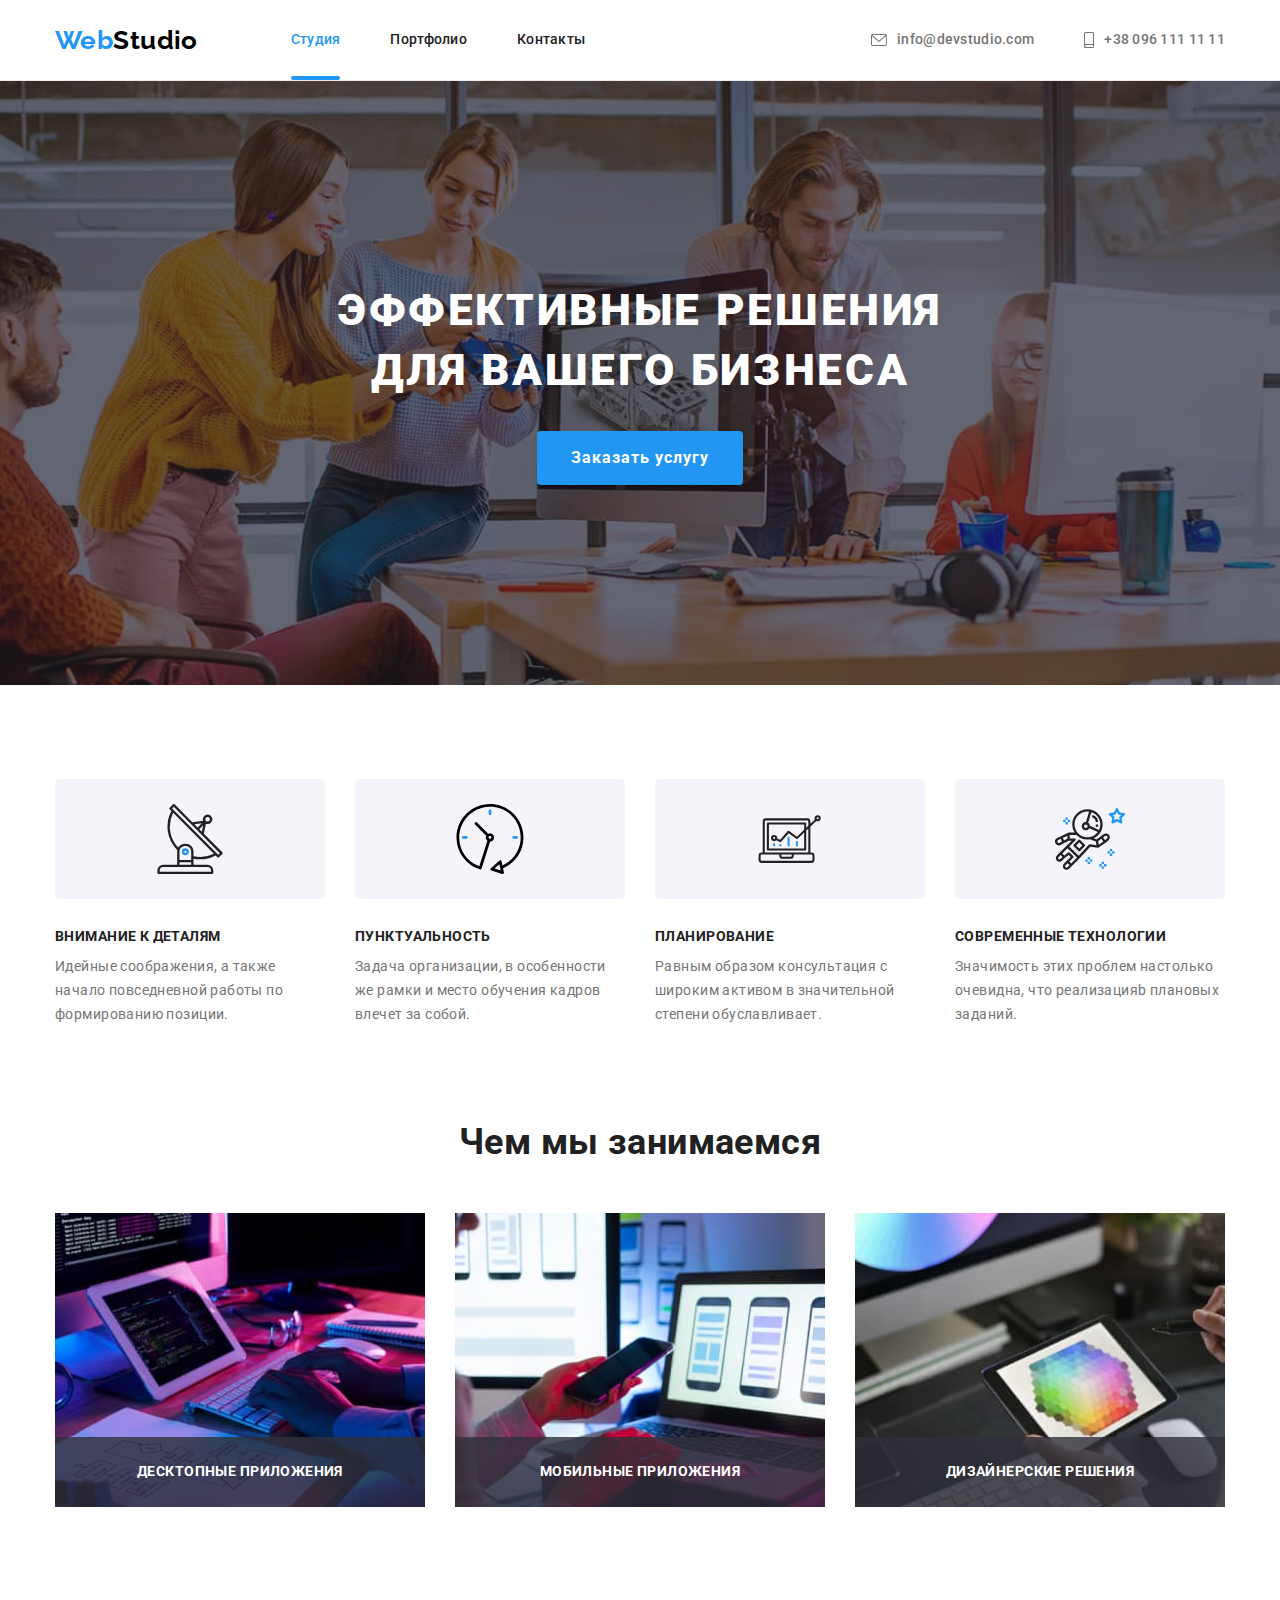
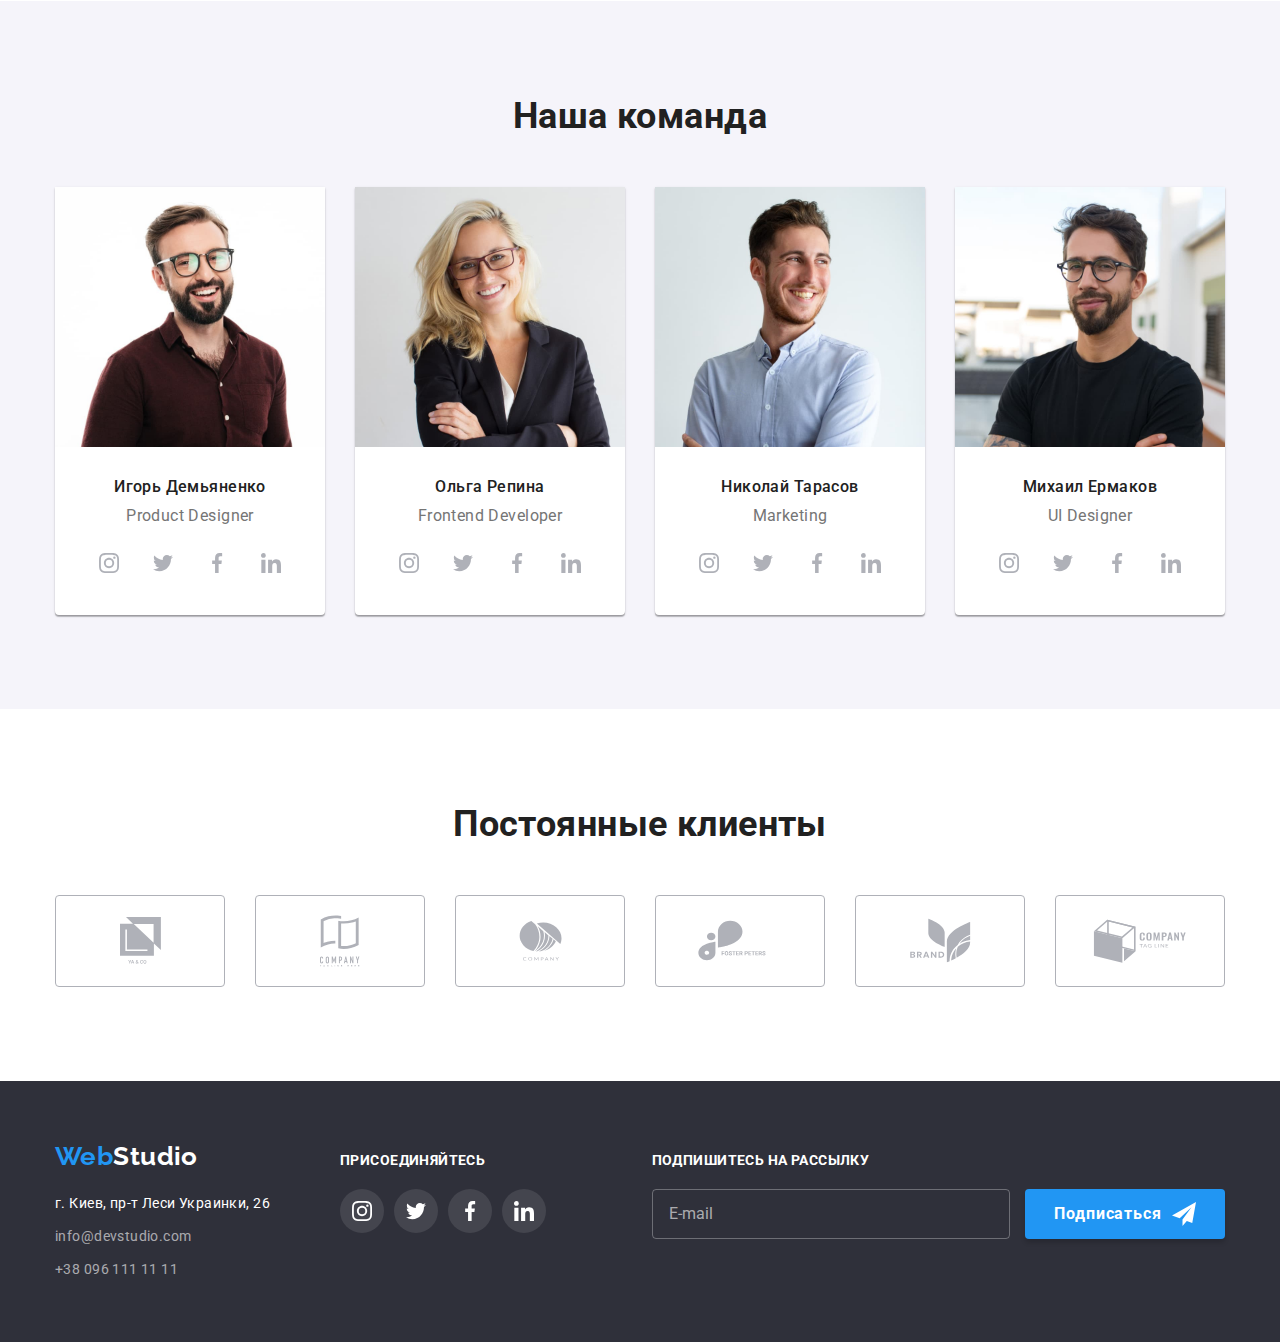
<file: index.html>
<!DOCTYPE html>
<html lang="ru">
  <head>
    <meta charset="UTF-8" />
    <meta http-equiv="X-UA-Compatible" content="IE=edge" />
    <meta name="viewport" content="width=device-width, initial-scale=1.0" />
    <title>WebStudio</title>
    <link rel="preconnect" href="https://fonts.googleapis.com" />
    <link rel="preconnect" href="https://fonts.gstatic.com" crossorigin />
    <link
      rel="stylesheet"
      href="https://cdnjs.cloudflare.com/ajax/libs/modern-normalize/1.1.0/modern-normalize.min.css"
    />
    <link rel="stylesheet" href="./css/main.css" />
  </head>
  <body>
    <header class="header">
      <div class="container header__container">
        <nav class="header__nav">
          <a href="index.html" class="logo link">
            Web<span class="logo__accent">Studio</span></a
          >
          <ul class="menu-list list">
            <li class="menu-list__item">
              <a href="" class="menu-list__link link menu-list__link--current"
                >Студия</a
              >
            </li>
            <li class="menu-list__item">
              <a href="portfolio.html" class="menu-list__link link"
                >Портфолио</a
              >
            </li>
            <li class="menu-list__item">
              <a href="" class="menu-list__link link">Контакты</a>
            </li>
          </ul>
        </nav>
        <ul class="contacts-list list">
          <li class="contacts-list__item">
            <a
              href="mailto:info@devstudio.com"
              class="contacts-list__link link"
            >
              <svg class="contacts-list__icon" width="16" height="12">
                <use href="./images/symbol-defs.svg#icon-envelope"></use>
              </svg>
              info@devstudio.com</a
            >
          </li>
          <li class="contacts-list__item">
            <a href="tel:+380961111111" class="contacts-list__link link"
              ><svg class="contacts-list__icon" width="10" height="16">
                <use href="./images/symbol-defs.svg#icon-smartphone"></use></svg
              >+38 096 111 11 11</a
            >
          </li>
        </ul>
      </div>
    </header>
    <main>
      <section class="hero">
        <div class="container">
          <h1 class="hero__title">Эффективные решения для вашего бизнеса</h1>
          <button type="button" class="button hero__button" data-modal-open>
            Заказать услугу
          </button>
        </div>
      </section>
      <section class="section">
        <div class="container">
          <h2 class="visually-hidden">Наши особенности</h2>
          <ul class="features-list list">
            <li class="features-list__item">
              <div class="features-list__thumb">
                <svg width="70" height="70">
                  <use href="./images/symbol-defs.svg#icon-antenna"></use>
                </svg>
              </div>
              <h3 class="features-list__title">Внимание к деталям</h3>
              <p class="features-list__text">
                Идейные соображения, а также начало повседневной работы по
                формированию позиции.
              </p>
            </li>
            <li class="features-list__item">
              <div class="features-list__thumb">
                <svg width="70" height="70">
                  <use href="./images/symbol-defs.svg#icon-clock"></use>
                </svg>
              </div>
              <h3 class="features-list__title">Пунктуальность</h3>
              <p class="features-list__text">
                Задача организации, в особенности же рамки и место обучения
                кадров влечет за собой.
              </p>
            </li>
            <li class="features-list__item">
              <div class="features-list__thumb">
                <svg width="70" height="70">
                  <use href="./images/symbol-defs.svg#icon-diagram"></use>
                </svg>
              </div>
              <h3 class="features-list__title">Планирование</h3>
              <p class="features-list__text">
                Равным образом консультация с широким активом в значительной
                степени обуславливает.
              </p>
            </li>
            <li class="features-list__item">
              <div class="features-list__thumb">
                <svg width="70" height="70">
                  <use href="./images/symbol-defs.svg#icon-astronaut"></use>
                </svg>
              </div>
              <h3 class="features-list__title">Современные технологии</h3>
              <p class="features-list__text">
                Значимость этих проблем настолько очевидна, что реализацияb
                плановых заданий.
              </p>
            </li>
          </ul>
        </div>
      </section>
      <section class="section activity">
        <div class="container">
          <h2 class="secondary-title">Чем мы занимаемся</h2>
          <ul class="activity__list list">
            <li class="activity__item">
              <img
                src="./images/box1.jpg"
                alt="programming"
                width="370"
                class="item-img"
              />
              <h3 class="activity__title">Десктопные приложения</h3>
            </li>
            <li class="activity__item">
              <img
                src="./images/box2.jpg"
                alt="marketing"
                width="370"
                class="item-img"
              />
              <h3 class="activity__title">Мобильные приложения</h3>
            </li>
            <li class="activity__item">
              <img
                src="./images/box3.jpg"
                alt="web-design"
                width="370"
                class="item-img"
              />
              <h3 class="activity__title">Дизайнерские решения</h3>
            </li>
          </ul>
        </div>
      </section>
      <section class="section team-section">
        <div class="container">
          <h2 class="secondary-title">Наша команда</h2>
          <ul class="team list">
            <li class="team__item">
              <img
                src="./images/team-1.jpg"
                alt="team member"
                width="270"
                class="item-img"
              />
              <div class="team__thumb">
                <h3 class="team__title">Игорь Демьяненко</h3>
                <p lang="en" class="team__text">Product Designer</p>
                <ul class="list social-list">
                  <li class="social-list__item">
                    <a href="" class="social-list__link"
                      ><svg width="20" height="20">
                        <use
                          href="./images/symbol-defs.svg#icon-instagram"
                        ></use>
                      </svg>
                    </a>
                  </li>
                  <li class="social-list__item">
                    <a href="" class="social-list__link"
                      ><svg width="20" height="20">
                        <use href="./images/symbol-defs.svg#icon-twitter"></use>
                      </svg>
                    </a>
                  </li>
                  <li class="social-list__item">
                    <a href="" class="social-list__link"
                      ><svg width="20" height="20">
                        <use
                          href="./images/symbol-defs.svg#icon-facebook"
                        ></use>
                      </svg>
                    </a>
                  </li>
                  <li class="social-list__item">
                    <a href="" class="social-list__link"
                      ><svg width="20" height="20">
                        <use
                          href="./images/symbol-defs.svg#icon-linkedin"
                        ></use>
                      </svg>
                    </a>
                  </li>
                </ul>
              </div>
            </li>
            <li class="team__item">
              <img
                src="./images/team-2.jpg"
                alt="team member"
                width="270"
                class="item-img"
              />
              <div class="team__thumb">
                <h3 class="team__title">Ольга Репина</h3>
                <p lang="en" class="team__text">Frontend Developer</p>
                <ul class="list social-list">
                  <li class="social-list__item">
                    <a href="" class="social-list__link"
                      ><svg width="20" height="20">
                        <use
                          href="./images/symbol-defs.svg#icon-instagram"
                        ></use>
                      </svg>
                    </a>
                  </li>
                  <li class="social-list__item">
                    <a href="" class="social-list__link"
                      ><svg width="20" height="20">
                        <use href="./images/symbol-defs.svg#icon-twitter"></use>
                      </svg>
                    </a>
                  </li>
                  <li class="social-list__item">
                    <a href="" class="social-list__link"
                      ><svg width="20" height="20">
                        <use
                          href="./images/symbol-defs.svg#icon-facebook"
                        ></use>
                      </svg>
                    </a>
                  </li>
                  <li class="social-list__item">
                    <a href="" class="social-list__link"
                      ><svg width="20" height="20">
                        <use
                          href="./images/symbol-defs.svg#icon-linkedin"
                        ></use>
                      </svg>
                    </a>
                  </li>
                </ul>
              </div>
            </li>
            <li class="team__item">
              <img
                src="./images/team-3.jpg"
                alt="team member"
                width="270"
                class="item-img"
              />
              <div class="team__thumb">
                <h3 class="team__title">Николай Тарасов</h3>
                <p lang="en" class="team__text">Marketing</p>
                <ul class="list social-list">
                  <li class="social-list__item">
                    <a href="" class="social-list__link"
                      ><svg width="20" height="20">
                        <use
                          href="./images/symbol-defs.svg#icon-instagram"
                        ></use>
                      </svg>
                    </a>
                  </li>
                  <li class="social-list__item">
                    <a href="" class="social-list__link"
                      ><svg width="20" height="20">
                        <use href="./images/symbol-defs.svg#icon-twitter"></use>
                      </svg>
                    </a>
                  </li>
                  <li class="social-list__item">
                    <a href="" class="social-list__link"
                      ><svg width="20" height="20">
                        <use
                          href="./images/symbol-defs.svg#icon-facebook"
                        ></use>
                      </svg>
                    </a>
                  </li>
                  <li class="social-list__item">
                    <a href="" class="social-list__link"
                      ><svg width="20" height="20">
                        <use
                          href="./images/symbol-defs.svg#icon-linkedin"
                        ></use>
                      </svg>
                    </a>
                  </li>
                </ul>
              </div>
            </li>
            <li class="team__item">
              <img
                src="./images/team-4.jpg"
                alt="team member"
                width="270"
                class="item-img"
              />
              <div class="team__thumb">
                <h3 class="team__title">Михаил Ермаков</h3>
                <p lang="en" class="team__text">UI Designer</p>
                <ul class="list social-list">
                  <li class="social-list__item">
                    <a href="" class="social-list__link"
                      ><svg width="20" height="20">
                        <use
                          href="./images/symbol-defs.svg#icon-instagram"
                        ></use>
                      </svg>
                    </a>
                  </li>
                  <li class="social-list__item">
                    <a href="" class="social-list__link"
                      ><svg width="20" height="20">
                        <use href="./images/symbol-defs.svg#icon-twitter"></use>
                      </svg>
                    </a>
                  </li>
                  <li class="social-list__item">
                    <a href="" class="social-list__link"
                      ><svg width="20" height="20">
                        <use
                          href="./images/symbol-defs.svg#icon-facebook"
                        ></use>
                      </svg>
                    </a>
                  </li>
                  <li class="social-list__item">
                    <a href="" class="social-list__link"
                      ><svg width="20" height="20">
                        <use
                          href="./images/symbol-defs.svg#icon-linkedin"
                        ></use>
                      </svg>
                    </a>
                  </li>
                </ul>
              </div>
            </li>
          </ul>
        </div>
      </section>
      <section class="section clients">
        <div class="container">
          <h2 class="clients__title">Постоянные клиенты</h2>
          <ul class="clients__list list">
            <li class="clients__item">
              <a href="" class="clients__link">
                <svg class="clients__icon" width="41" height="47">
                  <use href="./images/symbol-defs.svg#icon-client1"></use>
                </svg>
              </a>
            </li>
            <li class="clients__item">
              <a href="" class="clients__link">
                <svg class="clients__icon" width="40" height="52">
                  <use href="./images/symbol-defs.svg#icon-client2"></use>
                </svg>
              </a>
            </li>
            <li class="clients__item">
              <a href="" class="clients__link">
                <svg class="clients__icon" width="43" height="41">
                  <use href="./images/symbol-defs.svg#icon-client3"></use>
                </svg>
              </a>
            </li>
            <li class="clients__item">
              <a href="" class="clients__link">
                <svg class="clients__icon" width="84" height="41">
                  <use href="./images/symbol-defs.svg#icon-client4"></use>
                </svg>
              </a>
            </li>
            <li class="clients__item">
              <a href="" class="clients__link">
                <svg class="clients__icon" width="63" height="45">
                  <use href="./images/symbol-defs.svg#icon-client5"></use>
                </svg>
              </a>
            </li>
            <li class="clients__item">
              <a href="" class="clients__link">
                <svg class="clients__icon" width="94" height="44">
                  <use href="./images/symbol-defs.svg#icon-client6"></use>
                </svg>
              </a>
            </li>
          </ul>
        </div>
      </section>
    </main>
    <footer class="footer">
      <div class="container footer__container">
        <div>
          <a href="index.html" class="logo link footer__logo"
            >Web<span class="logo__accent--invers">Studio</span></a
          >
          <address class="adress">
            <ul class="adress_list list">
              <li class="adress_item">
                <a
                  href="https://goo.gl/maps/CG9ktaRzHKhPyj1j6"
                  target="blank"
                  rel="noopener noindex nofollow"
                  class="address_link link"
                  >г. Киев, пр-т Леси Украинки, 26</a
                >
              </li>
              <li class="adress_item">
                <a
                  href="mailto:info@devstudio.com"
                  class="adress_contacts-link link"
                  >info@devstudio.com</a
                >
              </li>
              <li class="adress_item">
                <a href="tel:+380961111111" class="adress_contacts-link link"
                  >+38 096 111 11 11</a
                >
              </li>
            </ul>
          </address>
        </div>
        <div class="footer__soc">
          <p class="footer__text">Присоединяйтесь</p>
          <ul class="list social-list">
            <li class="social-list__item">
              <a href="" class="social-list__link social-list__link--bright"
                ><svg width="20" height="20">
                  <use href="./images/symbol-defs.svg#icon-instagram"></use>
                </svg>
              </a>
            </li>
            <li class="social-list__item">
              <a href="" class="social-list__link social-list__link--bright"
                ><svg width="20" height="20">
                  <use href="./images/symbol-defs.svg#icon-twitter"></use>
                </svg>
              </a>
            </li>
            <li class="social-list__item">
              <a href="" class="social-list__link social-list__link--bright"
                ><svg width="20" height="20">
                  <use href="./images/symbol-defs.svg#icon-facebook"></use>
                </svg>
              </a>
            </li>
            <li class="social-list__item">
              <a href="" class="social-list__link social-list__link--bright"
                ><svg width="20" height="20">
                  <use href="./images/symbol-defs.svg#icon-linkedin"></use>
                </svg>
              </a>
            </li>
          </ul>
        </div>
        <div class="footer__subscribe">
          <form class="subscribe-form">
            <p class="footer__text subscribe-form__text">
              Подпишитесь на рассылку
            </p>
            <input
              type="email"
              name="email"
              placeholder="E-mail"
              class="subscribe-form__input"
            />
            <button type="submit" class="subscribe-form__button button">
              Подписаться<svg width="24" height="24" class="icon-send">
                <use href="./images/symbol-defs.svg#icon-send"></use>
              </svg>
            </button>
          </form>
        </div>
      </div>
    </footer>
    <div class="backdrop is-hidden" data-modal>
      <div class="modal is-hidden">
        <button type="button" class="btn-close" data-modal-close>
          <svg class="icon-close" width="18" height="18">
            <use href="./images/symbol-defs.svg#icon-close-black"></use>
          </svg>
        </button>
        <p class="modal-title">Оставьте свои данные, мы вам перезвоним</p>
        <form>
          <div class="modal-field">
            <label for="name" class="input-label">Имя</label>
            <div class="input-icon">
              <input
                id="name"
                type="text"
                name="name"
                class="modal-input"
                required
              />
              <svg class="form-icon" width="18" height="18">
                <use href="./images/symbol-defs.svg#icon-name"></use>
              </svg>
            </div>
          </div>
          <div class="modal-field">
            <label for="tel" class="input-label">Телефон</label>
            <div class="input-icon">
              <input
                id="tel"
                type="tel"
                name="tel"
                class="modal-input"
                required
              />
              <svg class="form-icon" width="18" height="18">
                <use href="./images/symbol-defs.svg#icon-phone"></use>
              </svg>
            </div>
          </div>
          <div class="modal-field">
            <label for="email" class="input-label">Почта</label>
            <div class="input-icon">
              <input
                id="email"
                type="email"
                name="email"
                class="modal-input"
                required
              />
              <svg class="form-icon" width="18" height="18">
                <use href="./images/symbol-defs.svg#icon-email"></use>
              </svg>
            </div>
          </div>
          <div class="modal-field-comment">
            <label for="comment" class="input-label">Комментарий</label>
            <textarea
              name="comment"
              id="comment"
              class="modal-input comment-area"
              placeholder="Введите текст"
            ></textarea>
          </div>
          <div class="check-field">
            <input
              type="checkbox"
              id="input-check"
              name="policy"
              value="policy"
              class="visually-hidden checkbox-hidden"
              required
            />
            <label for="input-check" class="checkbox-label">
              <span class="check-square"></span> Соглашаюсь с рассылкой и
              принимаю&#xa0;<a href="#" class="textarea-link"
                >Условия договора</a
              ></label
            >
          </div>
          <button class="checkbox-btn" type="submit">Отправить</button>
        </form>
      </div>
    </div>
    <script src="./js/modal.js"></script>
  </body>
</html>
</file>
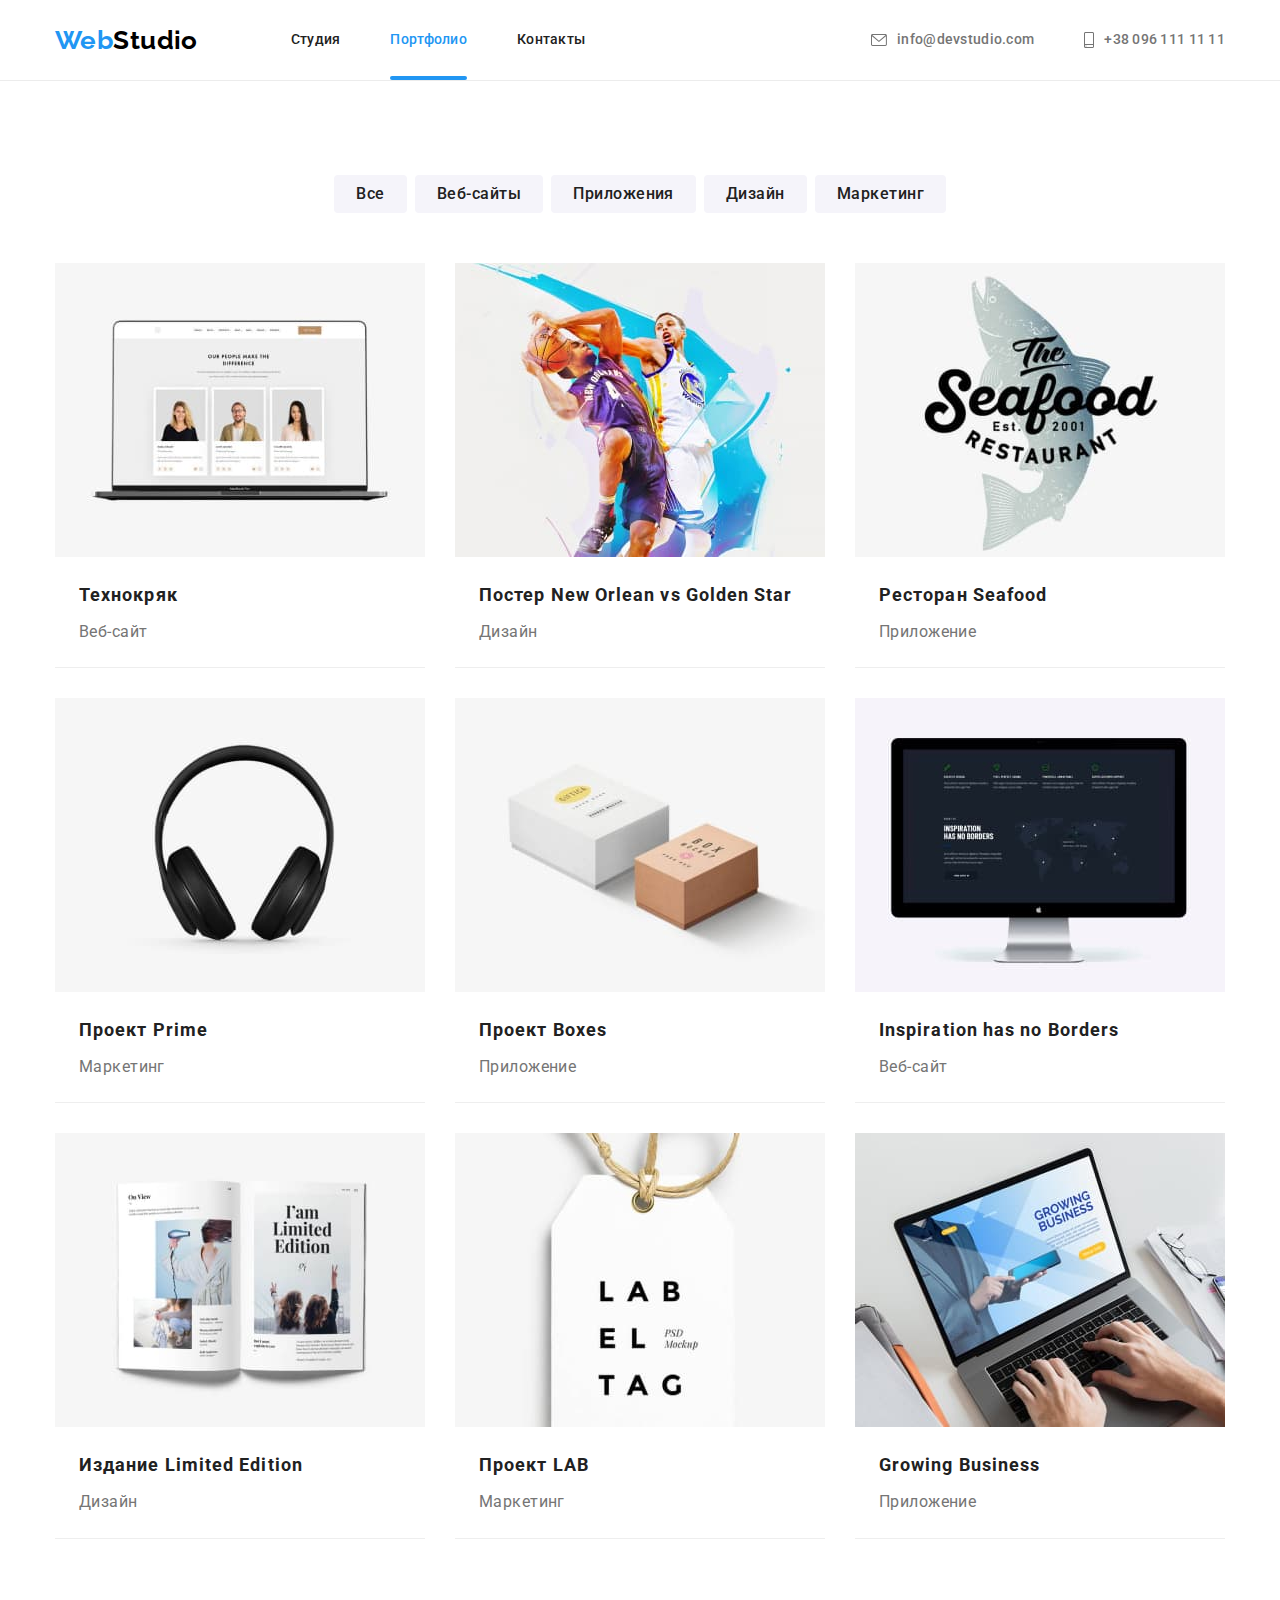
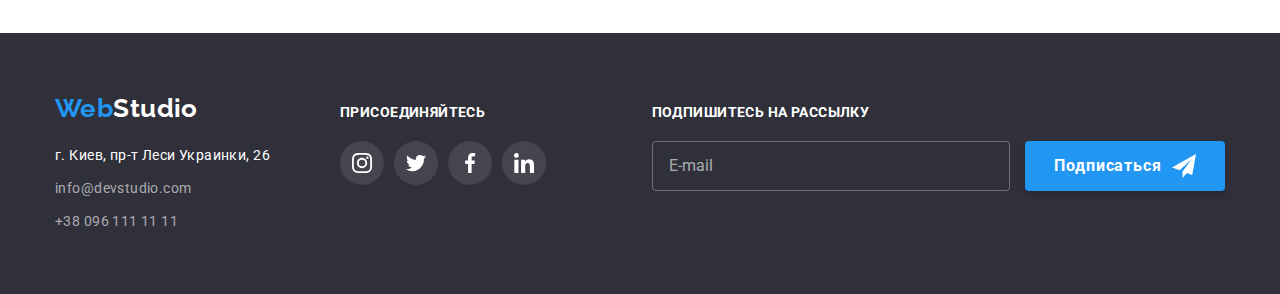
<file: portfolio.html>
<!DOCTYPE html>
<html lang="ru">
  <head>
    <meta charset="UTF-8" />
    <meta http-equiv="X-UA-Compatible" content="IE=edge" />
    <meta name="viewport" content="width=device-width, initial-scale=1.0" />
    <title>WebStudio</title>
    <link rel="preconnect" href="https://fonts.googleapis.com" />
    <link rel="preconnect" href="https://fonts.gstatic.com" crossorigin />
    <link
      rel="stylesheet"
      href="https://cdnjs.cloudflare.com/ajax/libs/modern-normalize/1.1.0/modern-normalize.min.css"
    />
    <link rel="stylesheet" href="./css/main.css" />
  </head>
  <body>
    <header class="header">
      <div class="container header__container">
        <nav class="header__nav">
          <a href="index.html" class="logo link">
            Web<span class="logo__accent">Studio</span></a
          >
          <ul class="menu-list list">
            <li class="menu-list__item">
              <a href="index.html" class="menu-list__link link">Студия</a>
            </li>
            <li class="menu-list__item">
              <a href="" class="menu-list__link link menu-list__link--current"
                >Портфолио</a
              >
            </li>
            <li class="menu-list__item">
              <a href="" class="menu-list__link link">Контакты</a>
            </li>
          </ul>
        </nav>
        <ul class="contacts-list list">
          <li class="contacts-list__item">
            <a
              href="mailto:info@devstudio.com"
              class="contacts-list__link link"
            >
              <svg class="contacts-list__icon" width="16" height="12">
                <use href="./images/symbol-defs.svg#icon-envelope"></use>
              </svg>
              info@devstudio.com</a
            >
          </li>
          <li class="contacts-list__item">
            <a href="tel:+380961111111" class="contacts-list__link link"
              ><svg class="contacts-list__icon" width="10" height="16">
                <use href="./images/symbol-defs.svg#icon-smartphone"></use></svg
              >+38 096 111 11 11</a
            >
          </li>
        </ul>
      </div>
    </header>
    <main>
      <section class="projects">
        <div class="container">
          <h1 class="visually-hidden">Наши работы</h1>
          <ul class="filtr-btn-list list">
            <li class="filtr-btn-item">
              <button type="button" class="filtr-btn">Все</button>
            </li>
            <li class="filtr-btn-item">
              <button type="button" class="filtr-btn">Веб-сайты</button>
            </li>
            <li class="filtr-btn-item">
              <button type="button" class="filtr-btn">Приложения</button>
            </li>
            <li class="filtr-btn-item">
              <button type="button" class="filtr-btn">Дизайн</button>
            </li>
            <li class="filtr-btn-item">
              <button type="button" class="filtr-btn">Маркетинг</button>
            </li>
          </ul>
          <ul class="projects-list list">
            <li class="projects-item">
              <a href="" class="projects-item-link link">
                <div class="projects-cover">
                  <img
                    src="./images/project-1.jpg"
                    alt="project"
                    width="370"
                    class="item-img"
                  />
                  <p class="projects-cover-text">
                    Ресурс предлагает комплексные предложения с разным уровнем
                    функционала и сервисов. Все это позволит посетителю получить
                    исчерпывающие сведения о компании или частном лице.
                  </p>
                </div>
                <div class="projects-content">
                  <h2 class="projects-title">Технокряк</h2>
                  <p class="projects-text">Веб-сайт</p>
                </div></a
              >
            </li>
            <li class="projects-item">
              <a href="" class="projects-item-link link"
                ><div class="projects-cover">
                  <img
                    src="./images/project-2.jpg"
                    alt="project"
                    width="370"
                    class="item-img"
                  />
                  <p class="projects-cover-text">
                    Ресурс предлагает комплексные предложения с разным уровнем
                    функционала и сервисов. Все это позволит посетителю получить
                    исчерпывающие сведения о компании или частном лице.
                  </p>
                </div>
                <div class="projects-content">
                  <h2 class="projects-title">
                    Постер <span lang="en">New Orlean vs Golden Star</span>
                  </h2>
                  <p class="projects-text">Дизайн</p>
                </div></a
              >
            </li>
            <li class="projects-item">
              <a href="" class="projects-item-link link"
                ><div class="projects-cover">
                  <img
                    src="./images/project-3.jpg"
                    alt="project"
                    width="370"
                    class="item-img"
                  />
                  <p class="projects-cover-text">
                    Ресурс предлагает комплексные предложения с разным уровнем
                    функционала и сервисов. Все это позволит посетителю получить
                    исчерпывающие сведения о компании или частном лице.
                  </p>
                </div>
                <div class="projects-content">
                  <h2 class="projects-title">
                    Ресторан <span lang="en">Seafood</span>
                  </h2>
                  <p class="projects-text">Приложение</p>
                </div></a
              >
            </li>
            <li class="projects-item">
              <a href="" class="projects-item-link link"
                ><div class="projects-cover">
                  <img
                    src="./images/project-4.jpg"
                    alt="project"
                    width="370"
                    class="item-img"
                  />
                  <p class="projects-cover-text">
                    Ресурс предлагает комплексные предложения с разным уровнем
                    функционала и сервисов. Все это позволит посетителю получить
                    исчерпывающие сведения о компании или частном лице.
                  </p>
                </div>
                <div class="projects-content">
                  <h2 class="projects-title">
                    Проект <span lang="en">Prime</span>
                  </h2>
                  <p class="projects-text">Маркетинг</p>
                </div></a
              >
            </li>
            <li class="projects-item">
              <a href="" class="projects-item-link link"
                ><div class="projects-cover">
                  <img
                    src="./images/project-5.jpg"
                    alt="project"
                    width="370"
                    class="item-img"
                  />
                  <p class="projects-cover-text">
                    Ресурс предлагает комплексные предложения с разным уровнем
                    функционала и сервисов. Все это позволит посетителю получить
                    исчерпывающие сведения о компании или частном лице.
                  </p>
                </div>
                <div class="projects-content">
                  <h2 class="projects-title">
                    Проект <span lang="en">Boxes</span>
                  </h2>
                  <p class="projects-text">Приложение</p>
                </div></a
              >
            </li>
            <li class="projects-item">
              <a href="" class="projects-item-link link"
                ><div class="projects-cover">
                  <img
                    src="./images/project-6.jpg"
                    alt="project"
                    width="370"
                    class="item-img"
                  />
                  <p class="projects-cover-text">
                    Ресурс предлагает комплексные предложения с разным уровнем
                    функционала и сервисов. Все это позволит посетителю получить
                    исчерпывающие сведения о компании или частном лице.
                  </p>
                </div>
                <div class="projects-content">
                  <h2 lang="en" class="projects-title">
                    Inspiration has no Borders
                  </h2>
                  <p class="projects-text">Веб-сайт</p>
                </div></a
              >
            </li>
            <li class="projects-item">
              <a href="" class="projects-item-link link"
                ><div class="projects-cover">
                  <img
                    src="./images/project-7.jpg"
                    alt="project"
                    width="370"
                    class="item-img"
                  />
                  <p class="projects-cover-text">
                    Ресурс предлагает комплексные предложения с разным уровнем
                    функционала и сервисов. Все это позволит посетителю получить
                    исчерпывающие сведения о компании или частном лице.
                  </p>
                </div>
                <div class="projects-content">
                  <h2 class="projects-title">
                    Издание <span lang="en">Limited Edition</span>
                  </h2>
                  <p class="projects-text">Дизайн</p>
                </div></a
              >
            </li>
            <li class="projects-item">
              <a href="" class="projects-item-link link"
                ><div class="projects-cover">
                  <img
                    src="./images/project-8.jpg"
                    alt="project"
                    width="370"
                    class="item-img"
                  />
                  <p class="projects-cover-text">
                    Ресурс предлагает комплексные предложения с разным уровнем
                    функционала и сервисов. Все это позволит посетителю получить
                    исчерпывающие сведения о компании или частном лице.
                  </p>
                </div>
                <div class="projects-content">
                  <h2 class="projects-title">Проект LAB</h2>
                  <p class="projects-text">Маркетинг</p>
                </div></a
              >
            </li>
            <li class="projects-item">
              <a href="" class="projects-item-link link"
                ><div class="projects-cover">
                  <img
                    src="./images/project-9.jpg"
                    alt="project"
                    width="370"
                    class="item-img"
                  />
                  <p class="projects-cover-text">
                    Ресурс предлагает комплексные предложения с разным уровнем
                    функционала и сервисов. Все это позволит посетителю получить
                    исчерпывающие сведения о компании или частном лице.
                  </p>
                </div>
                <div class="projects-content">
                  <h2 lang="en" class="projects-title">Growing Business</h2>
                  <p class="projects-text">Приложение</p>
                </div></a
              >
            </li>
          </ul>
        </div>
      </section>
    </main>
    <footer class="footer">
      <div class="container footer__container">
        <div>
          <a href="index.html" class="logo link footer__logo"
            >Web<span class="logo__accent--invers">Studio</span></a
          >
          <address class="adress">
            <ul class="adress_list list">
              <li class="adress_item">
                <a
                  href="https://goo.gl/maps/CG9ktaRzHKhPyj1j6"
                  target="blank"
                  rel="noopener noindex nofollow"
                  class="address_link link"
                  >г. Киев, пр-т Леси Украинки, 26</a
                >
              </li>
              <li class="adress_item">
                <a
                  href="mailto:info@devstudio.com"
                  class="adress_contacts-link link"
                  >info@devstudio.com</a
                >
              </li>
              <li class="adress_item">
                <a href="tel:+380961111111" class="adress_contacts-link link"
                  >+38 096 111 11 11</a
                >
              </li>
            </ul>
          </address>
        </div>
        <div class="footer__soc">
          <p class="footer__text">Присоединяйтесь</p>
          <ul class="list social-list">
            <li class="social-list__item">
              <a href="" class="social-list__link social-list__link--bright"
                ><svg width="20" height="20">
                  <use href="./images/symbol-defs.svg#icon-instagram"></use>
                </svg>
              </a>
            </li>
            <li class="social-list__item">
              <a href="" class="social-list__link social-list__link--bright"
                ><svg width="20" height="20">
                  <use href="./images/symbol-defs.svg#icon-twitter"></use>
                </svg>
              </a>
            </li>
            <li class="social-list__item">
              <a href="" class="social-list__link social-list__link--bright"
                ><svg width="20" height="20">
                  <use href="./images/symbol-defs.svg#icon-facebook"></use>
                </svg>
              </a>
            </li>
            <li class="social-list__item">
              <a href="" class="social-list__link social-list__link--bright"
                ><svg width="20" height="20">
                  <use href="./images/symbol-defs.svg#icon-linkedin"></use>
                </svg>
              </a>
            </li>
          </ul>
        </div>
        <div class="footer__subscribe">
          <form class="subscribe-form">
            <p class="footer__text subscribe-form__text">
              Подпишитесь на рассылку
            </p>
            <input
              type="email"
              name="email"
              placeholder="E-mail"
              class="subscribe-form__input"
            />
            <button type="submit" class="subscribe-form__button button">
              Подписаться<svg width="24" height="24" class="icon-send">
                <use href="./images/symbol-defs.svg#icon-send"></use>
              </svg>
            </button>
          </form>
        </div>
      </div>
    </footer>
  </body>
</html>
</file>
<file: css/main.css>
@import url("https://fonts.googleapis.com/css2?family=Raleway:wght@700&family=Roboto:wght@400;500;700;900&display=swap");
:root {
  --header-color: #212121;
  --header-contacts-color: #757575;
  --accent-color: #2196f3;
  --btn-hover-color: rgba(24, 140, 232, 1);
  --logo-color: #000000;
  --logo-footer-color: #ffffff;
  --main-title-color: #ffffff;
  --second-title-color: #212121;
  --main-bg-color: #ffffff;
  --second-bg-color: #f5f4fa;
  --dark-bg-color: #2f303a;
  --text-color: #757575;
  --footer-address-color: #ffffff;
  --footer-contacts-color: rgba(255, 255, 255, 0.6);
  --footer-input-border: rgba(255, 255, 255, 0.3);
  --border-porfolio-color: #ececec;
  --border-projects-color: #eeeeee;
  --soc-icon-color: #afb1b8;
  --bg-footer-soc-icon: rgba(255, 255, 255, 0.1);
  --activity-text-bg-color: rgba(47, 48, 58, 0.8);
  --projects-cover-bg-color: rgba(33, 150, 243, 0.9);
  --modal-bg-color: rgba(0, 0, 0, 0.2);
  --btn-close-border-color: rgba(0, 0, 0, 0.1);
  --modal-input-color: rgba(33, 33, 33, 0.2);
  --placeholder-comment-color: rgba(117, 117, 117, 0.5);
}

body {
  font-family: Roboto, Raleway, sans-serif;
  background-color: var(--main-bg-color);
  font-size: 14px;
  line-height: 1.71;
  letter-spacing: 0.03em;
  color: var(--text-color);
}

.list {
  padding: 0;
  margin: 0;
  list-style: none;
}

.link {
  text-decoration: none;
}

.item-img {
  display: block;
  width: 100%;
  height: auto;
}

.container {
  width: 1200px;
  padding-left: 15px;
  padding-right: 15px;
  margin: 0 auto;
}

.visually-hidden {
  position: absolute;
  white-space: nowrap;
  width: 1px;
  height: 1px;
  overflow: hidden;
  border: 0;
  padding: 0;
  clip: rect(0 0 0 0);
  clip-path: inset(50%);
  margin: -1px;
}

.button {
  font-weight: 700;
  font-size: 16px;
  line-height: 1.88;
  text-align: center;
  letter-spacing: 0.06em;
  background-color: var(--accent-color);
  color: var(--main-title-color);
  border-radius: 4px;
  border-color: transparent;
  box-shadow: 0px 4px 4px rgba(0, 0, 0, 0.15);
  transition: background-color 250ms cubic-bezier(0.4, 0, 0.2, 1);
  cursor: pointer;
}
.button:hover, .button:focus {
  background-color: var(--btn-hover-color);
}

.secondary-title {
  margin-top: 0;
  margin-bottom: 50px;
  font-size: 36px;
  line-height: 1.17;
  text-align: center;
  color: var(--second-title-color);
}

header {
  border-bottom: 1px solid var(--border-porfolio-color);
}

.header__nav {
  display: flex;
  align-items: center;
}

.header__container {
  display: flex;
  max-width: 1600px;
}

.menu-list {
  display: flex;
  margin-left: 93px;
}

.menu-list .menu-list__item + .menu-list__item {
  margin-left: 50px;
}

.menu-list__link,
.contacts-list__link {
  display: block;
  padding-top: 32px;
  padding-bottom: 32px;
  font-weight: 500;
  line-height: 1.14;
  letter-spacing: 0.02em;
  color: var(--header-color);
  transition: color 250ms cubic-bezier(0.4, 0, 0.2, 1);
}

.menu-list__link {
  position: relative;
}
.menu-list__link:hover, .menu-list__link:focus {
  color: var(--accent-color);
}
.menu-list__link--current::after {
  content: "";
  position: absolute;
  left: 0;
  bottom: 0;
  display: block;
  width: 100%;
  height: 4px;
  background-color: var(--accent-color);
  border-radius: 2px;
}
.menu-list__link--current {
  color: var(--accent-color);
}

.contacts-list {
  display: flex;
  margin-left: auto;
}

.contacts-list__link {
  display: flex;
  justify-content: center;
  align-items: center;
  color: var(--header-contacts-color);
}
.contacts-list__link:hover, .contacts-list__link:focus {
  color: var(--accent-color);
}

.contacts-list__icon {
  margin-right: 10px;
  fill: currentColor;
}

.contacts-list .contacts-list__item + .contacts-list__item {
  margin-left: 50px;
}

.logo {
  font-family: "Raleway", Roboto, sans-serif;
  font-weight: 700;
  font-size: 26px;
  line-height: 1.19;
  color: var(--accent-color);
}
.logo__accent {
  color: var(--logo-color);
}
.logo__accent--invers {
  color: var(--logo-footer-color);
}

.hero {
  max-width: 1600px;
  margin: 0 auto;
  padding-top: 200px;
  padding-bottom: 200px;
  background-image: linear-gradient(rgba(47, 48, 58, 0.4), rgba(47, 48, 58, 0.4)), url("../images/hero-img.jpg");
  background-color: var(--dark-bg-color);
  background-position: center;
  background-repeat: no-repeat;
  background-size: cover;
  text-align: center;
}
.hero__title {
  width: 696px;
  margin: 0 auto 30px auto;
  font-weight: 900;
  font-size: 44px;
  line-height: 1.36;
  letter-spacing: 0.06em;
  text-transform: uppercase;
  color: var(--main-title-color);
}
.hero__button {
  display: inline-block;
  padding: 10px 32px;
  min-width: 200px;
}

.section {
  padding-top: 94px;
  padding-bottom: 94px;
}

.features-list {
  display: flex;
}
.features-list__item {
  width: 270px;
}
.features-list__item:not(:last-child) {
  margin-right: 30px;
}
.features-list__title {
  margin-top: 0;
  margin-bottom: 10px;
  font-size: 14px;
  line-height: 1.14;
  text-transform: uppercase;
  color: var(--second-title-color);
}
.features-list__text {
  margin-top: 0px;
  margin-bottom: 0px;
}
.features-list__thumb {
  display: flex;
  justify-content: center;
  align-items: center;
  height: 120px;
  margin-bottom: 30px;
  background: var(--second-bg-color);
  border-radius: 4px;
}

.activity {
  padding-top: 0px;
}
.activity__list {
  display: flex;
  margin-right: -30px;
}
.activity__item {
  width: calc(33.3333333333% - 30px);
  margin-right: 30px;
  position: relative;
}
.activity__title {
  display: flex;
  justify-content: center;
  align-items: center;
  position: absolute;
  bottom: 0;
  left: 0;
  width: 100%;
  height: 70px;
  margin-top: 0;
  margin-bottom: 0;
  text-transform: uppercase;
  text-align: center;
  color: var(--main-title-color);
  background-color: var(--activity-text-bg-color);
  font-size: 14px;
  line-height: 1.17;
}

.team {
  display: flex;
  margin-left: -30px;
}
.team-section {
  max-width: 1600px;
  margin: 0 auto;
  background-color: var(--second-bg-color);
}
.team__item {
  width: calc((100% - 120px) / 4);
  margin-left: 30px;
  background-color: var(--main-bg-color);
  box-shadow: 0px 1px 3px rgba(0, 0, 0, 0.12), 0px 1px 1px rgba(0, 0, 0, 0.14), 0px 2px 1px rgba(0, 0, 0, 0.2);
  border-radius: 0px 0px 4px 4px;
}
.team__thumb {
  padding-top: 30px;
  padding-bottom: 30px;
}
.team__title {
  margin-top: 0;
  margin-bottom: 10px;
  font-weight: 500;
  font-size: 16px;
  line-height: 1.19;
  text-align: center;
  color: var(--second-title-color);
}
.team__text {
  margin: 0 0 16px 0;
  font-size: 16px;
  line-height: 1.19;
  text-align: center;
}

.social-list {
  display: flex;
  justify-content: center;
  align-content: center;
}

.social-list__item + .social-list__item {
  margin-left: 10px;
}

.social-list__link.social-list__link--bright {
  fill: var(--main-bg-color);
  background-color: rgba(255, 255, 255, 0.1);
}

.social-list__link {
  width: 44px;
  height: 44px;
  display: flex;
  border-radius: 50%;
  justify-content: center;
  align-items: center;
  fill: var(--soc-icon-color);
  cursor: pointer;
  transition: fill 250ms cubic-bezier(0.4, 0, 0.2, 1), background-color 250ms cubic-bezier(0.4, 0, 0.2, 1);
}
.social-list__link:hover, .social-list__link:focus {
  fill: var(--main-bg-color);
  background-color: var(--accent-color);
}

.clients__title {
  margin-top: 0;
  margin-bottom: 50px;
  line-height: 1.17;
  font-size: 36px;
  color: var(--second-title-color);
  text-align: center;
}

.clients__list {
  display: flex;
  justify-content: center;
}

.clients__item + .clients__item {
  margin-left: 30px;
}

.clients__link {
  display: flex;
  width: 170px;
  height: 92px;
  align-items: center;
  justify-content: center;
  border: 1px solid var(--soc-icon-color);
  border-radius: 4px;
  cursor: pointer;
  fill: var(--soc-icon-color);
  transition: fill 250ms cubic-bezier(0.4, 0, 0.2, 1), border-color 250ms cubic-bezier(0.4, 0, 0.2, 1);
}
.clients__link:hover, .clients__link:focus {
  fill: var(--accent-color);
  border-color: var(--accent-color);
}

.footer {
  max-width: 1600px;
  margin: 0 auto;
  background-color: var(--dark-bg-color);
  padding-top: 60px;
  padding-bottom: 60px;
}
.footer__container {
  display: flex;
  align-items: baseline;
}
.footer__logo {
  display: block;
  margin-bottom: 20px;
}
.footer__soc {
  margin-left: 70px;
}
.footer__text {
  margin-top: 0;
  margin-bottom: 20px;
  color: var(--main-title-color);
  line-height: 1.14;
  text-transform: uppercase;
  font-weight: 700;
}
.footer__subscribe {
  margin-left: auto;
}

.adress_item:not(:last-child) {
  margin-bottom: 9px;
}

.address_link {
  font-style: normal;
  color: var(--footer-address-color);
  transition: color 250ms cubic-bezier(0.4, 0, 0.2, 1);
}
.address_link:hover, .address_link:focus {
  color: var(--accent-color);
}

.adress_contacts-link {
  font-style: normal;
  color: var(--footer-contacts-color);
  transition: color 250ms cubic-bezier(0.4, 0, 0.2, 1);
}
.adress_contacts-link:hover, .adress_contacts-link:focus {
  color: var(--accent-color);
}

.subscribe-form__input {
  width: 358px;
  height: 50px;
  margin-right: 12px;
  padding-left: 16px;
  padding-right: 16px;
  background-color: transparent;
  border: 1px solid rgba(255, 255, 255, 0.3);
  border-radius: 4px;
  color: var(--border-porfolio-color);
  font-size: 16px;
  line-height: 1.25;
}
.subscribe-form__input::placeholder {
  font-size: 16px;
  color: var(--footer-contacts-color);
  line-height: 1.25;
}

.subscribe-form__button {
  display: inline-flex;
  align-items: center;
  justify-content: center;
  min-width: 200px;
  height: 50px;
}

.icon-send {
  margin-left: 10px;
  fill: var(--footer-address-color);
}

.projects {
  padding-top: 94px;
  padding-bottom: 94px;
}

.filtr-btn {
  display: inline-block;
  padding: 6px 22px;
  min-width: 73px;
  border-radius: 4px;
  border: none;
  font-family: inherit;
  font-weight: 500;
  font-size: 16px;
  line-height: 1.6;
  text-align: center;
  letter-spacing: 0.03em;
  color: var(--header-color);
  background-color: var(--second-bg-color);
  cursor: pointer;
  transition: color 250ms cubic-bezier(0.4, 0, 0.2, 1), backround-color 250ms cubic-bezier(0.4, 0, 0.2, 1), box-shadow 250ms cubic-bezier(0.4, 0, 0.2, 1);
}
.filtr-btn-list {
  display: flex;
  justify-content: center;
  margin-bottom: 50px;
}
.filtr-btn-item:not(:last-child) {
  margin-right: 8px;
}
.filtr-btn:hover, .filtr-btn:focus {
  color: var(--main-title-color);
  background-color: var(--accent-color);
  box-shadow: 0px 3px 1px rgba(0, 0, 0, 0.1), 0px 1px 2px rgba(0, 0, 0, 0.08), 0px 2px 2px rgba(0, 0, 0, 0.12);
}

.projects-title {
  margin-bottom: 4px;
  margin-top: 0px;
  font-size: 18px;
  line-height: 2;
  letter-spacing: 0.06em;
  color: var(--second-title-color);
}

.projects-text {
  margin-top: 0px;
  margin-bottom: 0px;
  font-size: 16px;
  line-height: 1.9;
  color: var(--text-color);
}

.projects-list {
  display: flex;
  flex-wrap: wrap;
  margin-right: -30px;
  margin-bottom: -30px;
}

.projects-item {
  width: 370px;
  margin-right: 30px;
  margin-bottom: 30px;
  border-bottom: 1px solid var(--border-projects-color);
}

.projects-item-link {
  display: inline-block;
  transition: box-shadow 250ms cubic-bezier(0.4, 0, 0.2, 1);
}
.projects-item-link:hover, .projects-item-link:focus {
  box-shadow: 0px 1px 1px rgba(0, 0, 0, 0.12), 0px 4px 4px rgba(0, 0, 0, 0.06), 1px 4px 6px rgba(0, 0, 0, 0.16);
}

.projects-content {
  padding: 20px 24px;
}

.projects-cover {
  position: relative;
  overflow: hidden;
}

.projects-cover-text {
  position: absolute;
  top: 0;
  transform: translateY(100%);
  transition: transform 250ms cubic-bezier(0.4, 0, 0.2, 1);
  width: 100%;
  min-height: 100%;
  margin-top: 0;
  margin-bottom: 0;
  padding: 63px 24px;
  font-size: 18px;
  color: var(--main-bg-color);
  background-color: var(--projects-cover-bg-color);
  line-height: 1.56;
}
.projects-item-link:hover .projects-cover-text, .projects-item-link:focus .projects-cover-text {
  transform: translateY(0%);
}

.backdrop {
  position: fixed;
  top: 0;
  opacity: 1;
  transition: opacity 250ms cubic-bezier(0.4, 0, 0.2, 1), visibility 250ms cubic-bezier(0.4, 0, 0.2, 1);
  width: 100%;
  height: 100%;
  background-color: var(--modal-bg-color);
}
.backdrop.is-hidden {
  opacity: 0;
  pointer-events: none;
  visibility: hidden;
}

.modal {
  position: absolute;
  top: 50%;
  left: 50%;
  transition: transform 250ms cubic-bezier(0.4, 0, 0.2, 1);
  transform: translate(-50%, -50%) scale(1);
  transform-origin: top left;
  width: 528px;
  min-height: 581px;
  padding: 40px;
  background: var(--main-bg-color);
  box-shadow: 0px 1px 3px rgba(0, 0, 0, 0.12), 0px 1px 1px rgba(0, 0, 0, 0.14), 0px 2px 1px rgba(0, 0, 0, 0.2);
  border-radius: 4px;
}
.backdrop.is-hidden .modal {
  transform: scale(0.3);
}
.modal-title {
  margin-top: 0;
  margin-bottom: 12px;
  font-weight: 700;
  font-size: 20px;
  line-height: 1.15;
  text-align: center;
  letter-spacing: 0.03em;
  color: var(--second-title-color);
}
.modal-field {
  margin-bottom: 10px;
}
.modal-input {
  width: 100%;
  height: 40px;
  border: 1px solid var(--modal-input-color);
  border-radius: 4px;
  padding: 11px 12px 11px 42px;
  outline: none;
  transition: border-color 250ms cubic-bezier(0.4, 0, 0.2, 1);
}
.modal-input:focus {
  border-color: var(--accent-color);
}

.btn-close {
  position: absolute;
  width: 30px;
  height: 30px;
  display: flex;
  justify-items: center;
  align-items: center;
  top: 8px;
  right: 8px;
  background-color: var(--main-bg-color);
  border: 1px solid var(--btn-close-border-color);
  border-radius: 50%;
  cursor: pointer;
}

.icon-close {
  fill: var(--logo-color);
  transition: fill 250ms cubic-bezier(0.4, 0, 0.2, 1);
}
.btn-close:hover .icon-close {
  fill: var(--accent-color);
}

.input-label {
  display: block;
  margin-bottom: 4px;
  font-size: 12px;
  line-height: 1.17;
  letter-spacing: 0.01em;
  color: var(--text-color);
}

.input-icon {
  position: relative;
}

.form-icon {
  position: absolute;
  top: 0;
  left: 12px;
  transform: translateY(50%);
  transition: fill 250ms cubic-bezier(0.4, 0, 0.2, 1);
}
.modal-input:focus + .form-icon {
  fill: var(--accent-color);
}

.modal-field-comment {
  margin-bottom: 20px;
}

.comment-area {
  display: block;
  height: 120px;
  padding: 12px 16px;
  resize: none;
}
.comment-area::placeholder {
  color: var(--placeholder-comment-color);
}

.textarea-link {
  color: var(--accent-color);
}

.icon-check {
  fill: transparent;
}

.check-field {
  margin-bottom: 30px;
}

.check-square {
  display: block;
  margin-right: 8.4px;
  width: 16px;
  height: 15px;
  background-image: url(../images/icon-ckeck-square.svg);
  transition: background-image 250ms cubic-bezier(0.4, 0, 0.2, 1);
}

.checkbox-label {
  display: flex;
  align-items: baseline;
  justify-content: center;
}

.checkbox-hidden:checked + .checkbox-label .check-square {
  background-image: url(../images/icon-checked.svg);
}

.checkbox-btn {
  display: block;
  margin: 0 auto;
  padding: 10px 55px 10px 56px;
  min-width: 200px;
  height: 50px;
  font-family: inherit;
  font-weight: 700;
  font-size: 16px;
  line-height: 1.6;
  text-align: center;
  letter-spacing: 0.06em;
  color: var(--main-title-color);
  background-color: var(--accent-color);
  transition: background-color 250ms cubic-bezier(0.4, 0, 0.2, 1);
  box-shadow: 0px 4px 4px rgba(0, 0, 0, 0.15);
  border-color: transparent;
  border-radius: 4px;
  cursor: pointer;
}
.checkbox-btn:hover, .checkbox-btn:focus {
  background-color: var(--btn-hover-color);
}/*# sourceMappingURL=main.css.map */
</file>
